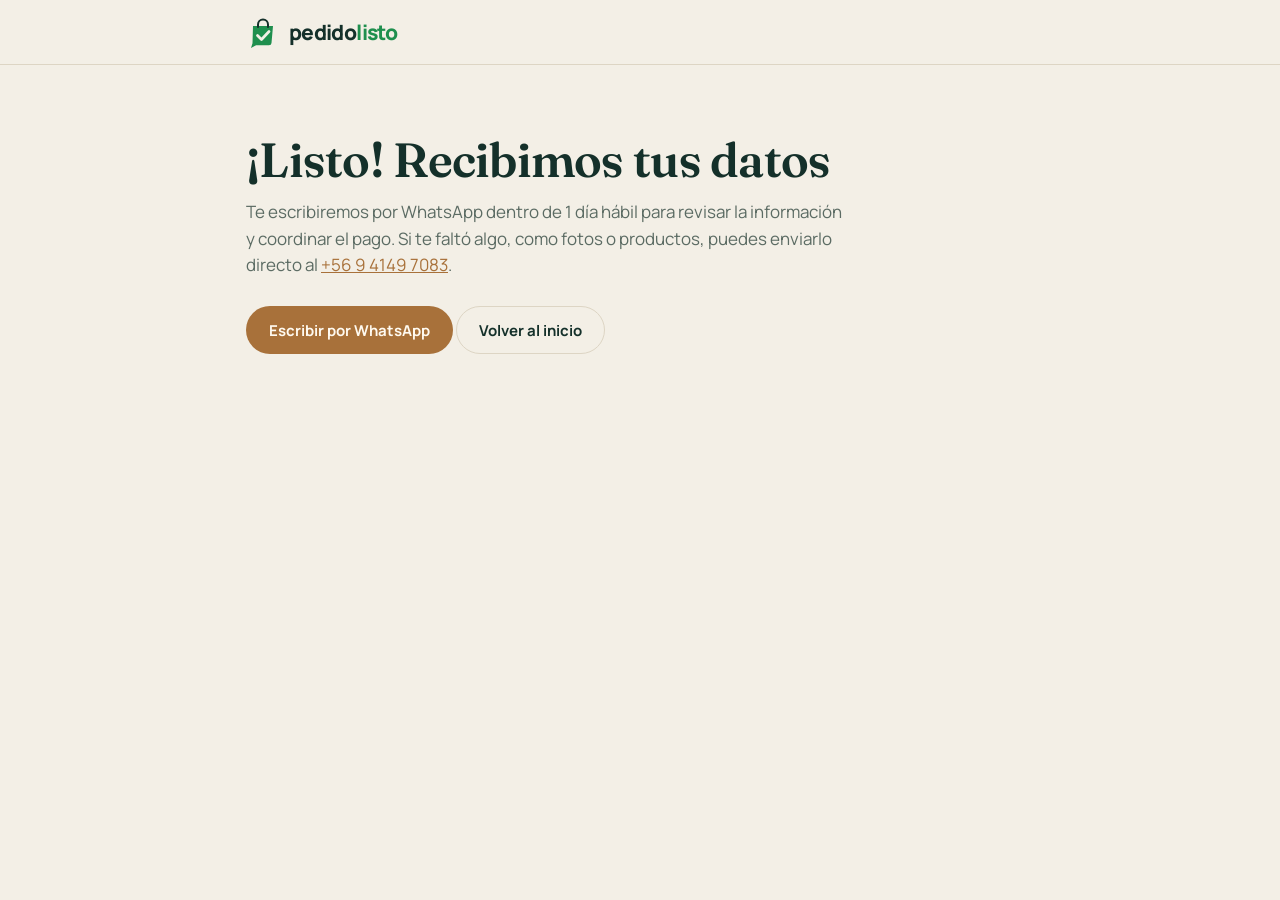
<file: sitio/alta-gracias.html>
<!doctype html>
<html lang="es-CL">
<head>
<meta charset="utf-8">
<meta name="viewport" content="width=device-width, initial-scale=1, viewport-fit=cover">
<title>Datos recibidos · PedidoListo</title>
<meta name="description" content="Formulario de alta de PedidoListo: envíanos los datos de tu negocio, tu logo, horarios, despacho y productos, y armamos tu catálogo con pedidos por WhatsApp.">
<meta name="robots" content="noindex">
<meta name="theme-color" content="#0c2620">
<link rel="icon" href="/favicon.svg" type="image/svg+xml">
<link rel="preconnect" href="https://fonts.googleapis.com">
<link rel="preconnect" href="https://fonts.gstatic.com" crossorigin>
<link rel="stylesheet" href="https://fonts.googleapis.com/css2?family=Fraunces:opsz,wght@9..144,500;9..144,600&family=Manrope:wght@400;500;600;700;800&display=swap">
<script>try { var m = localStorage.getItem('modo:landing'); if (m) document.documentElement.dataset.modo = m; } catch (e) {}</script>
<style>
:root {
  --bg: #0c2620; --surface: #12332b; --surface-2: #0f2c25; --ink: #f1eadb; --muted: #a9b8ae; --line: #24493f;
  --oro: #d2a46a; --oro-ink: #10241e; --verde: #3ccf7a; --error: #ff8a7a; --oro-suave: rgba(210, 164, 106, .14); color-scheme: dark;
}
:root[data-modo="claro"] {
  --bg: #f3efe6; --surface: #fffcf5; --surface-2: #f5efe2; --ink: #14302a; --muted: #5b6b63; --line: #ddd5c4;
  --oro: #a8713a; --oro-ink: #fffaf0; --verde: #1f8f4e; --error: #b3261e; --oro-suave: rgba(168, 113, 58, .12); color-scheme: light;
}
@media (prefers-color-scheme: light) {
  :root:not([data-modo="oscuro"]) {
    --bg: #f3efe6; --surface: #fffcf5; --surface-2: #f5efe2; --ink: #14302a; --muted: #5b6b63; --line: #ddd5c4;
    --oro: #a8713a; --oro-ink: #fffaf0; --verde: #1f8f4e; --error: #b3261e; --oro-suave: rgba(168, 113, 58, .12); color-scheme: light;
  }
}
* { box-sizing: border-box; }
body { margin: 0; background: var(--bg); color: var(--ink); font-family: Manrope, system-ui, sans-serif; font-size: 16px; line-height: 1.55; -webkit-font-smoothing: antialiased; }
a { color: var(--oro); }
:focus-visible { outline: 2px solid var(--oro); outline-offset: 2px; }
.wrap { max-width: 820px; margin: 0 auto; padding: 0 max(16px, env(safe-area-inset-left)); }
h1, h2 { font-family: Fraunces, Georgia, serif; font-weight: 600; letter-spacing: -.015em; margin: 0; text-wrap: balance; }
nav { border-bottom: 1px solid var(--line); }
nav .wrap { display: flex; align-items: center; min-height: 64px; gap: 12px; }
.logo { display: flex; align-items: center; gap: 9px; text-decoration: none; color: var(--ink); margin-right: auto; }
.logo svg { width: 34px; height: 34px; }
.logo b { font-size: 21px; font-weight: 800; letter-spacing: -.03em; }
header { padding: 44px 0 8px; }
header h1 { font-size: clamp(32px, 5.4vw, 48px); line-height: 1.05; }
header p { color: var(--muted); font-size: 17px; margin: 14px 0 0; max-width: 60ch; }
.pasos-alta { display: flex; flex-wrap: wrap; gap: 8px 18px; margin: 18px 0 0; padding: 0; list-style: none; font-size: 14px; font-weight: 600; color: var(--muted); }
.pasos-alta li::before { content: "✓ "; color: var(--verde); }
form { padding: 18px 0 70px; }
fieldset { border: 1px solid var(--line); background: var(--surface); border-radius: 20px; padding: 22px 20px 24px; margin: 18px 0 0; min-width: 0; }
legend { font-family: Fraunces, Georgia, serif; font-size: 22px; font-weight: 600; padding: 0 8px; margin-left: -8px; }
.ayuda { color: var(--muted); font-size: 14px; margin: 2px 0 14px; }
.grid { display: grid; grid-template-columns: 1fr 1fr; gap: 14px 16px; }
.grid .full { grid-column: 1 / -1; }
@media (max-width: 620px) { .grid { grid-template-columns: 1fr; } }
label { display: grid; gap: 6px; font-size: 14px; font-weight: 700; }
label small { font-weight: 500; color: var(--muted); }
input[type=text], input[type=email], input[type=tel], input[type=url], input[type=number], input:not([type]), textarea, select {
  width: 100%; font: inherit; font-size: 16px; font-weight: 500; color: var(--ink); background: var(--surface-2); border: 1px solid var(--line); border-radius: 12px; padding: 11px 13px; min-height: 46px;
}
textarea { min-height: 84px; resize: vertical; }
input:focus, textarea:focus, select:focus { border-color: var(--oro); outline: none; }
input[type=file] { font: inherit; font-size: 14px; color: var(--muted); }
input[type=color] { width: 56px; height: 46px; padding: 3px; border: 1px solid var(--line); border-radius: 12px; background: var(--surface-2); cursor: pointer; }
.color { display: flex; align-items: center; gap: 12px; }
.color span { font-weight: 500; color: var(--muted); font-variant-numeric: tabular-nums; }
.planes { display: grid; grid-template-columns: repeat(3, 1fr); gap: 12px; }
@media (max-width: 680px) { .planes { grid-template-columns: 1fr; } }
.plan { position: relative; display: block; border: 1px solid var(--line); background: var(--surface-2); border-radius: 16px; padding: 16px; cursor: pointer; font-weight: 500; }
.plan input { position: absolute; opacity: 0; }
.plan b { display: block; font-size: 16px; }
.plan .p { font-family: Fraunces, serif; font-size: 26px; font-weight: 600; margin: 4px 0 2px; font-variant-numeric: tabular-nums; }
.plan .p small { font-family: Manrope, sans-serif; font-size: 13px; color: var(--muted); }
.plan .d { font-size: 13px; color: var(--muted); }
.plan:has(input:checked) { border-color: var(--oro); box-shadow: 0 0 0 1px var(--oro); background: var(--oro-suave); }
.plan:has(input:focus-visible) { outline: 2px solid var(--oro); outline-offset: 2px; }
.check { display: flex; align-items: flex-start; gap: 10px; font-weight: 600; cursor: pointer; }
.check input { width: 20px; height: 20px; margin: 2px 0 0; accent-color: var(--oro); flex: none; }
.slug { display: flex; align-items: center; border: 1px solid var(--line); border-radius: 12px; background: var(--surface-2); overflow: hidden; }
.slug span { padding: 0 0 0 13px; color: var(--muted); font-weight: 600; white-space: nowrap; font-size: 15px; }
.slug input { border: 0; background: transparent; padding-left: 2px; min-width: 0; }
.filas { display: grid; gap: 10px; }
.fila { display: grid; gap: 10px; align-items: end; border: 1px solid var(--line); border-radius: 14px; padding: 12px; background: var(--surface-2); }
.fila input, .fila select, .fila textarea { background: var(--surface); }
.fila-comuna { grid-template-columns: 1fr 150px 44px; }
.fila-producto { grid-template-columns: 1fr 1fr 130px 44px; }
.fila-producto .ancho { grid-column: 1 / 4; }
@media (max-width: 620px) {
  .fila-comuna { grid-template-columns: 1fr 110px 44px; }
  .fila-producto { grid-template-columns: 1fr 44px; }
  .fila-producto > label { grid-column: 1 / 2; }
  .fila-producto .ancho { grid-column: 1 / 2; }
  .fila-producto .quitar { grid-column: 2; grid-row: 1; }
}
.fila label { font-size: 12.5px; }
.quitar { width: 44px; height: 44px; border-radius: 12px; border: 1px solid var(--line); background: transparent; color: var(--muted); font-size: 20px; cursor: pointer; }
.quitar:hover { color: var(--error); border-color: var(--error); }
.btn { display: inline-flex; align-items: center; justify-content: center; gap: 8px; min-height: 48px; padding: 0 22px; border-radius: 999px; font: inherit; font-weight: 700; font-size: 15px; border: 1px solid transparent; cursor: pointer; text-decoration: none; }
.btn-oro { background: var(--oro); color: var(--oro-ink); }
.btn-borde { border-color: var(--line); background: transparent; color: var(--ink); }
.btn-borde:hover { border-color: var(--oro); }
.agregar { margin-top: 12px; }
.o { display: flex; align-items: center; gap: 12px; color: var(--muted); font-size: 13px; font-weight: 700; text-transform: uppercase; letter-spacing: .1em; margin: 20px 0; }
.o::before, .o::after { content: ""; flex: 1; border-top: 1px solid var(--line); }
.oculto { display: none !important; }
.final { margin-top: 22px; display: grid; gap: 14px; }
.final .btn { justify-self: start; min-width: 240px; }
.error { color: var(--error); font-weight: 600; font-size: 14px; margin: 0; }
.nota { font-size: 13px; color: var(--muted); }
</style>
</head>
<body>
<nav><div class="wrap">
  <a class="logo" href="/" aria-label="PedidoListo, inicio">
    <svg viewBox="0 0 68 68" aria-hidden="true"><path d="M14 22h40l-3 34a5 5 0 0 1-5 4.6H20L10 66l3-9.6z" fill="var(--verde)"/><path d="M24 24v-5a10 10 0 0 1 20 0v5" fill="none" stroke="var(--ink)" stroke-width="4" stroke-linecap="round"/><path d="M23 41l8 8 15-16" fill="none" stroke="var(--bg)" stroke-width="5.5" stroke-linecap="round" stroke-linejoin="round"/></svg>
    <b>pedido<span style="color:var(--verde)">listo</span></b>
  </a>
</div></nav>
<main class="wrap"><header style="padding:70px 0">
  <h1>¡Listo! Recibimos tus datos</h1>
  <p>Te escribiremos por WhatsApp dentro de 1 día hábil para revisar la información y coordinar el pago. Si te faltó algo, como fotos o productos, puedes enviarlo directo al <a href="https://wa.me/56941497083">+56 9 4149 7083</a>.</p>
  <p style="margin-top:28px"><a class="btn btn-oro" href="https://wa.me/56941497083?text=Hola%2C%20acabo%20de%20enviar%20el%20formulario%20de%20alta%20de%20PedidoListo">Escribir por WhatsApp</a> <a class="btn btn-borde" href="/">Volver al inicio</a></p>
</header></main>
</body>
</html>
</file>
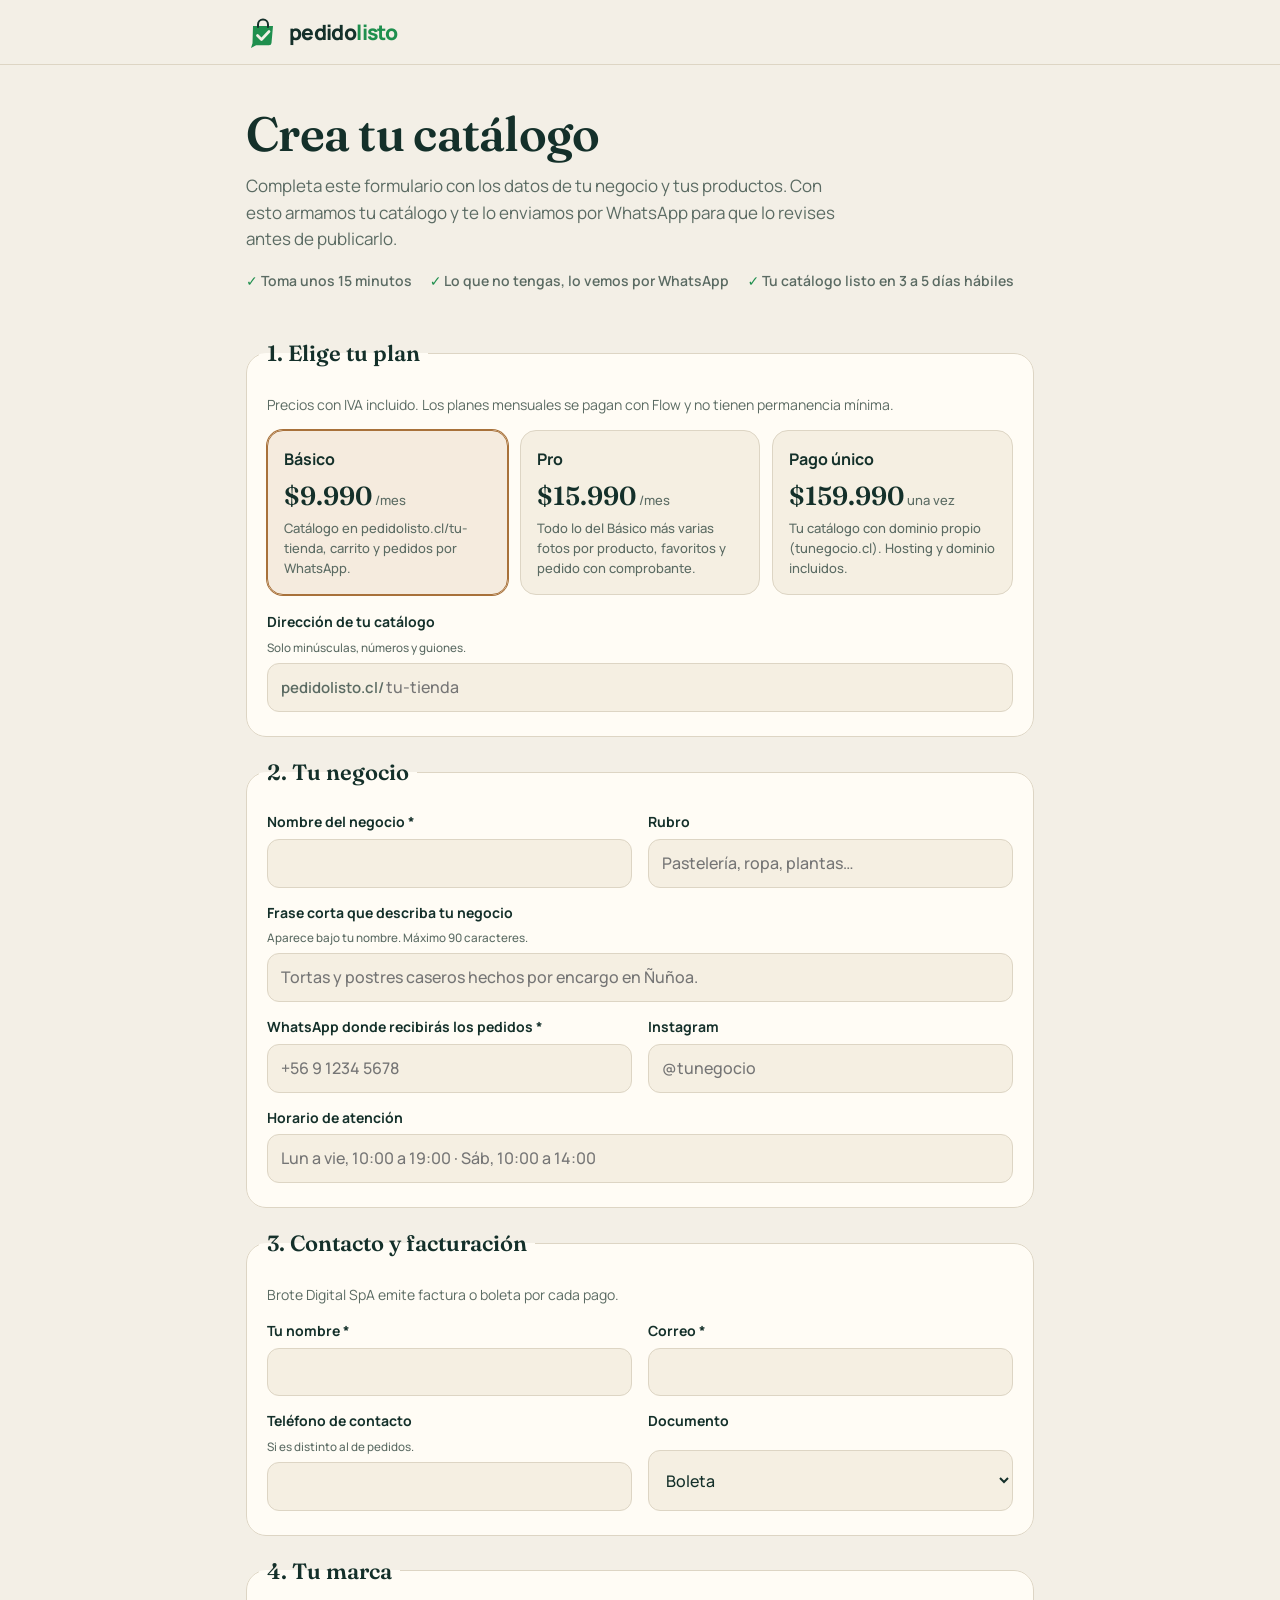
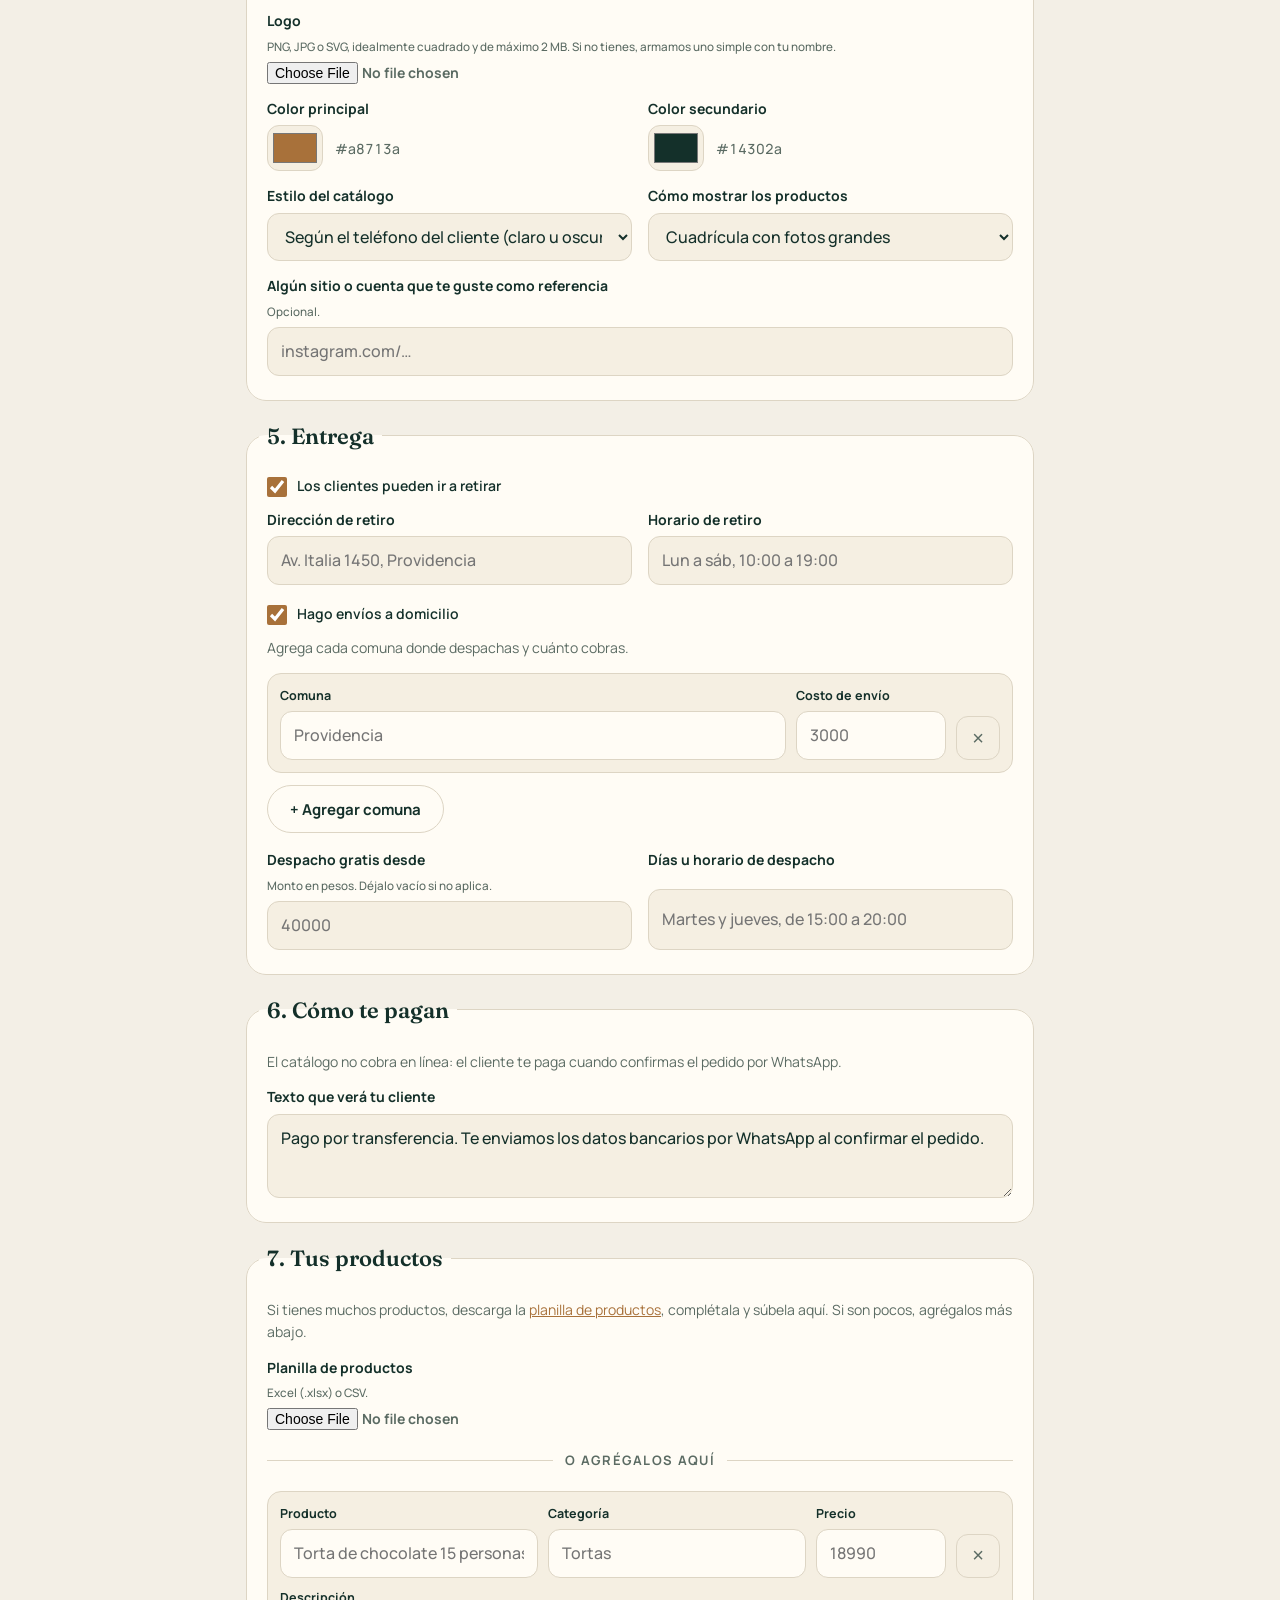
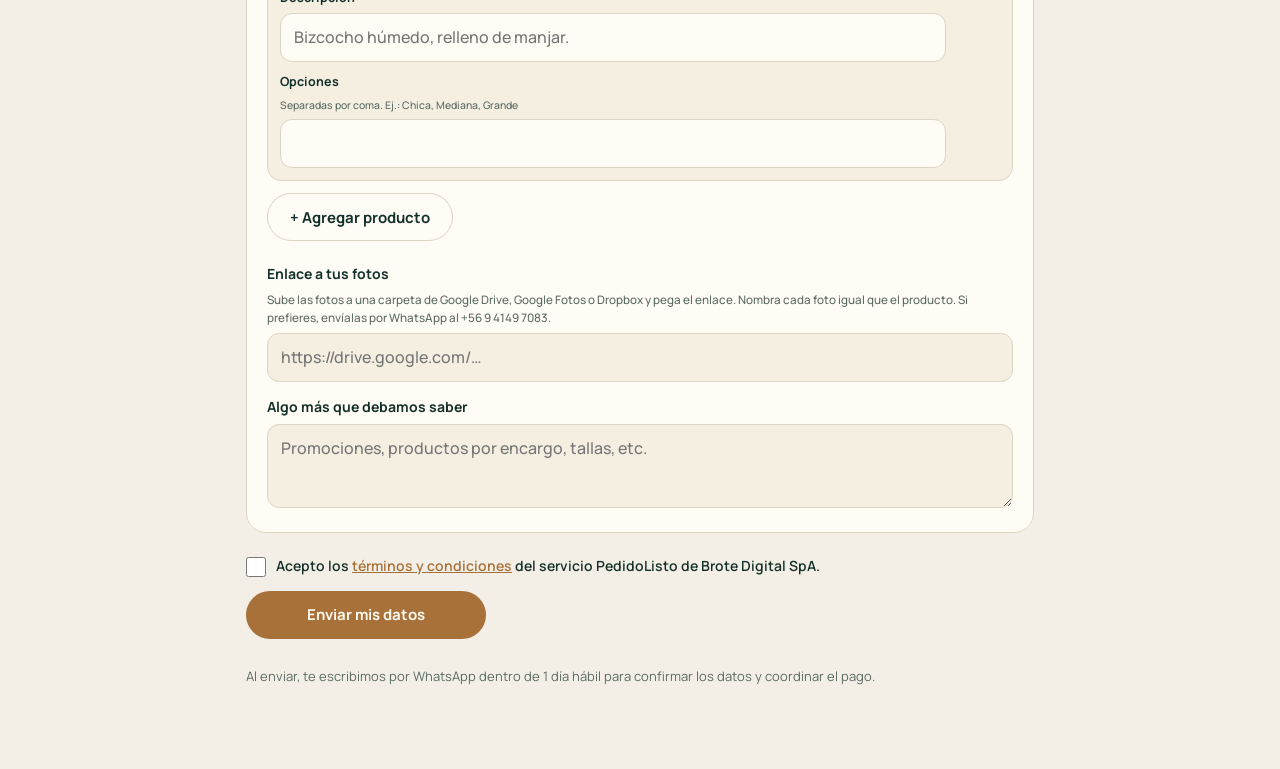
<file: sitio/alta.html>
<!doctype html>
<html lang="es-CL">
<head>
<meta charset="utf-8">
<meta name="viewport" content="width=device-width, initial-scale=1, viewport-fit=cover">
<title>Crea tu catálogo · PedidoListo</title>
<meta name="description" content="Formulario de alta de PedidoListo: envíanos los datos de tu negocio, tu logo, horarios, despacho y productos, y armamos tu catálogo con pedidos por WhatsApp.">
<meta name="robots" content="noindex">
<meta name="theme-color" content="#0c2620">
<link rel="icon" href="/favicon.svg" type="image/svg+xml">
<link rel="preconnect" href="https://fonts.googleapis.com">
<link rel="preconnect" href="https://fonts.gstatic.com" crossorigin>
<link rel="stylesheet" href="https://fonts.googleapis.com/css2?family=Fraunces:opsz,wght@9..144,500;9..144,600&family=Manrope:wght@400;500;600;700;800&display=swap">
<script>try { var m = localStorage.getItem('modo:landing'); if (m) document.documentElement.dataset.modo = m; } catch (e) {}</script>
<style>
:root {
  --bg: #0c2620; --surface: #12332b; --surface-2: #0f2c25; --ink: #f1eadb; --muted: #a9b8ae; --line: #24493f;
  --oro: #d2a46a; --oro-ink: #10241e; --verde: #3ccf7a; --error: #ff8a7a; --oro-suave: rgba(210, 164, 106, .14); color-scheme: dark;
}
:root[data-modo="claro"] {
  --bg: #f3efe6; --surface: #fffcf5; --surface-2: #f5efe2; --ink: #14302a; --muted: #5b6b63; --line: #ddd5c4;
  --oro: #a8713a; --oro-ink: #fffaf0; --verde: #1f8f4e; --error: #b3261e; --oro-suave: rgba(168, 113, 58, .12); color-scheme: light;
}
@media (prefers-color-scheme: light) {
  :root:not([data-modo="oscuro"]) {
    --bg: #f3efe6; --surface: #fffcf5; --surface-2: #f5efe2; --ink: #14302a; --muted: #5b6b63; --line: #ddd5c4;
    --oro: #a8713a; --oro-ink: #fffaf0; --verde: #1f8f4e; --error: #b3261e; --oro-suave: rgba(168, 113, 58, .12); color-scheme: light;
  }
}
* { box-sizing: border-box; }
body { margin: 0; background: var(--bg); color: var(--ink); font-family: Manrope, system-ui, sans-serif; font-size: 16px; line-height: 1.55; -webkit-font-smoothing: antialiased; }
a { color: var(--oro); }
:focus-visible { outline: 2px solid var(--oro); outline-offset: 2px; }
.wrap { max-width: 820px; margin: 0 auto; padding: 0 max(16px, env(safe-area-inset-left)); }
h1, h2 { font-family: Fraunces, Georgia, serif; font-weight: 600; letter-spacing: -.015em; margin: 0; text-wrap: balance; }
nav { border-bottom: 1px solid var(--line); }
nav .wrap { display: flex; align-items: center; min-height: 64px; gap: 12px; }
.logo { display: flex; align-items: center; gap: 9px; text-decoration: none; color: var(--ink); margin-right: auto; }
.logo svg { width: 34px; height: 34px; }
.logo b { font-size: 21px; font-weight: 800; letter-spacing: -.03em; }
header { padding: 44px 0 8px; }
header h1 { font-size: clamp(32px, 5.4vw, 48px); line-height: 1.05; }
header p { color: var(--muted); font-size: 17px; margin: 14px 0 0; max-width: 60ch; }
.pasos-alta { display: flex; flex-wrap: wrap; gap: 8px 18px; margin: 18px 0 0; padding: 0; list-style: none; font-size: 14px; font-weight: 600; color: var(--muted); }
.pasos-alta li::before { content: "✓ "; color: var(--verde); }
form { padding: 18px 0 70px; }
fieldset { border: 1px solid var(--line); background: var(--surface); border-radius: 20px; padding: 22px 20px 24px; margin: 18px 0 0; min-width: 0; }
legend { font-family: Fraunces, Georgia, serif; font-size: 22px; font-weight: 600; padding: 0 8px; margin-left: -8px; }
.ayuda { color: var(--muted); font-size: 14px; margin: 2px 0 14px; }
.grid { display: grid; grid-template-columns: 1fr 1fr; gap: 14px 16px; }
.grid .full { grid-column: 1 / -1; }
@media (max-width: 620px) { .grid { grid-template-columns: 1fr; } }
label { display: grid; gap: 6px; font-size: 14px; font-weight: 700; }
label small { font-weight: 500; color: var(--muted); }
input[type=text], input[type=email], input[type=tel], input[type=url], input[type=number], input:not([type]), textarea, select {
  width: 100%; font: inherit; font-size: 16px; font-weight: 500; color: var(--ink); background: var(--surface-2); border: 1px solid var(--line); border-radius: 12px; padding: 11px 13px; min-height: 46px;
}
textarea { min-height: 84px; resize: vertical; }
input:focus, textarea:focus, select:focus { border-color: var(--oro); outline: none; }
input[type=file] { font: inherit; font-size: 14px; color: var(--muted); }
input[type=color] { width: 56px; height: 46px; padding: 3px; border: 1px solid var(--line); border-radius: 12px; background: var(--surface-2); cursor: pointer; }
.color { display: flex; align-items: center; gap: 12px; }
.color span { font-weight: 500; color: var(--muted); font-variant-numeric: tabular-nums; }
.planes { display: grid; grid-template-columns: repeat(3, 1fr); gap: 12px; }
@media (max-width: 680px) { .planes { grid-template-columns: 1fr; } }
.plan { position: relative; display: block; border: 1px solid var(--line); background: var(--surface-2); border-radius: 16px; padding: 16px; cursor: pointer; font-weight: 500; }
.plan input { position: absolute; opacity: 0; }
.plan b { display: block; font-size: 16px; }
.plan .p { font-family: Fraunces, serif; font-size: 26px; font-weight: 600; margin: 4px 0 2px; font-variant-numeric: tabular-nums; }
.plan .p small { font-family: Manrope, sans-serif; font-size: 13px; color: var(--muted); }
.plan .d { font-size: 13px; color: var(--muted); }
.plan:has(input:checked) { border-color: var(--oro); box-shadow: 0 0 0 1px var(--oro); background: var(--oro-suave); }
.plan:has(input:focus-visible) { outline: 2px solid var(--oro); outline-offset: 2px; }
.check { display: flex; align-items: flex-start; gap: 10px; font-weight: 600; cursor: pointer; }
.check input { width: 20px; height: 20px; margin: 2px 0 0; accent-color: var(--oro); flex: none; }
.slug { display: flex; align-items: center; border: 1px solid var(--line); border-radius: 12px; background: var(--surface-2); overflow: hidden; }
.slug span { padding: 0 0 0 13px; color: var(--muted); font-weight: 600; white-space: nowrap; font-size: 15px; }
.slug input { border: 0; background: transparent; padding-left: 2px; min-width: 0; }
.filas { display: grid; gap: 10px; }
.fila { display: grid; gap: 10px; align-items: end; border: 1px solid var(--line); border-radius: 14px; padding: 12px; background: var(--surface-2); }
.fila input, .fila select, .fila textarea { background: var(--surface); }
.fila-comuna { grid-template-columns: 1fr 150px 44px; }
.fila-producto { grid-template-columns: 1fr 1fr 130px 44px; }
.fila-producto .ancho { grid-column: 1 / 4; }
@media (max-width: 620px) {
  .fila-comuna { grid-template-columns: 1fr 110px 44px; }
  .fila-producto { grid-template-columns: 1fr 44px; }
  .fila-producto > label { grid-column: 1 / 2; }
  .fila-producto .ancho { grid-column: 1 / 2; }
  .fila-producto .quitar { grid-column: 2; grid-row: 1; }
}
.fila label { font-size: 12.5px; }
.quitar { width: 44px; height: 44px; border-radius: 12px; border: 1px solid var(--line); background: transparent; color: var(--muted); font-size: 20px; cursor: pointer; }
.quitar:hover { color: var(--error); border-color: var(--error); }
.btn { display: inline-flex; align-items: center; justify-content: center; gap: 8px; min-height: 48px; padding: 0 22px; border-radius: 999px; font: inherit; font-weight: 700; font-size: 15px; border: 1px solid transparent; cursor: pointer; text-decoration: none; }
.btn-oro { background: var(--oro); color: var(--oro-ink); }
.btn-borde { border-color: var(--line); background: transparent; color: var(--ink); }
.btn-borde:hover { border-color: var(--oro); }
.agregar { margin-top: 12px; }
.o { display: flex; align-items: center; gap: 12px; color: var(--muted); font-size: 13px; font-weight: 700; text-transform: uppercase; letter-spacing: .1em; margin: 20px 0; }
.o::before, .o::after { content: ""; flex: 1; border-top: 1px solid var(--line); }
.oculto { display: none !important; }
.final { margin-top: 22px; display: grid; gap: 14px; }
.final .btn { justify-self: start; min-width: 240px; }
.error { color: var(--error); font-weight: 600; font-size: 14px; margin: 0; }
.nota { font-size: 13px; color: var(--muted); }
</style>
</head>
<body>
<nav><div class="wrap">
  <a class="logo" href="/" aria-label="PedidoListo, inicio">
    <svg viewBox="0 0 68 68" aria-hidden="true"><path d="M14 22h40l-3 34a5 5 0 0 1-5 4.6H20L10 66l3-9.6z" fill="var(--verde)"/><path d="M24 24v-5a10 10 0 0 1 20 0v5" fill="none" stroke="var(--ink)" stroke-width="4" stroke-linecap="round"/><path d="M23 41l8 8 15-16" fill="none" stroke="var(--bg)" stroke-width="5.5" stroke-linecap="round" stroke-linejoin="round"/></svg>
    <b>pedido<span style="color:var(--verde)">listo</span></b>
  </a>
</div></nav>

<main class="wrap">
  <header>
    <h1>Crea tu catálogo</h1>
    <p>Completa este formulario con los datos de tu negocio y tus productos. Con esto armamos tu catálogo y te lo enviamos por WhatsApp para que lo revises antes de publicarlo.</p>
    <ul class="pasos-alta"><li>Toma unos 15 minutos</li><li>Lo que no tengas, lo vemos por WhatsApp</li><li>Tu catálogo listo en 3 a 5 días hábiles</li></ul>
  </header>

  <form name="alta" id="alta" method="POST" action="/alta-gracias.html" data-netlify="true" netlify-honeypot="bot" enctype="multipart/form-data" novalidate>
    <input type="hidden" name="form-name" value="alta">
    <p class="oculto"><label>No completar <input name="bot"></label></p>
    <input type="hidden" name="productos_resumen" id="productos_resumen">
    <input type="hidden" name="comunas_resumen" id="comunas_resumen">
    <input type="hidden" name="tienda_json" id="tienda_json">

    <fieldset>
      <legend>1. Elige tu plan</legend>
      <p class="ayuda">Precios con IVA incluido. Los planes mensuales se pagan con Flow y no tienen permanencia mínima.</p>
      <div class="planes">
        <label class="plan"><input type="radio" name="plan" value="SaaS Básico" checked><b>Básico</b><div class="p num">$9.990<small> /mes</small></div><div class="d">Catálogo en pedidolisto.cl/tu-tienda, carrito y pedidos por WhatsApp.</div></label>
        <label class="plan"><input type="radio" name="plan" value="SaaS Pro"><b>Pro</b><div class="p num">$15.990<small> /mes</small></div><div class="d">Todo lo del Básico más varias fotos por producto, favoritos y pedido con comprobante.</div></label>
        <label class="plan"><input type="radio" name="plan" value="Pago único"><b>Pago único</b><div class="p num">$159.990<small> una vez</small></div><div class="d">Tu catálogo con dominio propio (tunegocio.cl). Hosting y dominio incluidos.</div></label>
      </div>
      <div class="grid" style="margin-top:16px">
        <label class="full oculto" id="campo-dominio">Dominio que te gustaría <small>Ej.: tunegocio.cl. Revisamos que esté disponible antes de comprarlo.</small><input name="dominio_deseado" placeholder="tunegocio.cl"></label>
        <label class="full" id="campo-slug">Dirección de tu catálogo <small>Solo minúsculas, números y guiones.</small>
          <div class="slug"><span>pedidolisto.cl/</span><input name="direccion_catalogo" id="slug" placeholder="tu-tienda" pattern="[a-z0-9-]+" autocapitalize="off" spellcheck="false"></div>
        </label>
      </div>
    </fieldset>

    <fieldset>
      <legend>2. Tu negocio</legend>
      <div class="grid">
        <label>Nombre del negocio *<input name="negocio_nombre" id="negocio_nombre" required autocomplete="organization"></label>
        <label>Rubro<input name="rubro" placeholder="Pastelería, ropa, plantas…"></label>
        <label class="full">Frase corta que describa tu negocio <small>Aparece bajo tu nombre. Máximo 90 caracteres.</small><input name="bajada" id="bajada" maxlength="90" placeholder="Tortas y postres caseros hechos por encargo en Ñuñoa."></label>
        <label>WhatsApp donde recibirás los pedidos *<input type="tel" name="whatsapp_pedidos" id="whatsapp" required placeholder="+56 9 1234 5678" autocomplete="tel"></label>
        <label>Instagram<input name="instagram" id="instagram" placeholder="@tunegocio"></label>
        <label class="full">Horario de atención<input name="horario" id="horario" placeholder="Lun a vie, 10:00 a 19:00 · Sáb, 10:00 a 14:00"></label>
      </div>
    </fieldset>

    <fieldset>
      <legend>3. Contacto y facturación</legend>
      <p class="ayuda">Brote Digital SpA emite factura o boleta por cada pago.</p>
      <div class="grid">
        <label>Tu nombre *<input name="contacto_nombre" required autocomplete="name"></label>
        <label>Correo *<input type="email" name="contacto_correo" required autocomplete="email"></label>
        <label>Teléfono de contacto <small>Si es distinto al de pedidos.</small><input type="tel" name="contacto_telefono" autocomplete="tel"></label>
        <label>Documento<select name="documento" id="documento"><option>Boleta</option><option>Factura</option></select></label>
        <div class="full grid oculto" id="datos-factura" style="gap:14px 16px">
          <label>Razón social<input name="razon_social"></label>
          <label>RUT<input name="rut" placeholder="76.123.456-7"></label>
          <label>Giro<input name="giro"></label>
          <label>Dirección comercial<input name="direccion_comercial"></label>
        </div>
      </div>
    </fieldset>

    <fieldset>
      <legend>4. Tu marca</legend>
      <div class="grid">
        <label class="full">Logo <small>PNG, JPG o SVG, idealmente cuadrado y de máximo 2 MB. Si no tienes, armamos uno simple con tu nombre.</small><input type="file" name="logo" accept="image/png,image/jpeg,image/svg+xml,image/webp"></label>
        <label>Color principal<div class="color"><input type="color" name="color_principal" id="color_principal" value="#a8713a"><span id="color_principal_txt">#a8713a</span></div></label>
        <label>Color secundario<div class="color"><input type="color" name="color_secundario" id="color_secundario" value="#14302a"><span id="color_secundario_txt">#14302a</span></div></label>
        <label>Estilo del catálogo<select name="estilo" id="estilo"><option value="auto">Según el teléfono del cliente (claro u oscuro)</option><option value="claro">Siempre claro</option><option value="oscuro">Siempre oscuro</option></select></label>
        <label>Cómo mostrar los productos<select name="tarjetas" id="tarjetas"><option value="tarjeta">Cuadrícula con fotos grandes</option><option value="lista">Lista con descripción</option></select></label>
        <label class="full">Algún sitio o cuenta que te guste como referencia <small>Opcional.</small><input name="referencia" placeholder="instagram.com/…"></label>
      </div>
    </fieldset>

    <fieldset>
      <legend>5. Entrega</legend>
      <label class="check"><input type="checkbox" name="retiro_activo" id="retiro_activo" value="Sí" checked> Los clientes pueden ir a retirar</label>
      <div class="grid" id="datos-retiro" style="margin:12px 0 18px">
        <label>Dirección de retiro<input name="retiro_direccion" id="retiro_direccion" placeholder="Av. Italia 1450, Providencia"></label>
        <label>Horario de retiro<input name="retiro_horario" id="retiro_horario" placeholder="Lun a sáb, 10:00 a 19:00"></label>
      </div>
      <label class="check"><input type="checkbox" name="despacho_activo" id="despacho_activo" value="Sí" checked> Hago envíos a domicilio</label>
      <div id="datos-despacho" style="margin-top:12px">
        <p class="ayuda">Agrega cada comuna donde despachas y cuánto cobras.</p>
        <div class="filas" id="comunas"></div>
        <button type="button" class="btn btn-borde agregar" id="agregar-comuna">+ Agregar comuna</button>
        <div class="grid" style="margin-top:16px">
          <label>Despacho gratis desde <small>Monto en pesos. Déjalo vacío si no aplica.</small><input type="number" name="despacho_gratis_desde" id="gratis_desde" min="0" step="10" inputmode="numeric" placeholder="40000"></label>
          <label>Días u horario de despacho<input name="despacho_nota" id="despacho_nota" placeholder="Martes y jueves, de 15:00 a 20:00"></label>
        </div>
      </div>
    </fieldset>

    <fieldset>
      <legend>6. Cómo te pagan</legend>
      <p class="ayuda">El catálogo no cobra en línea: el cliente te paga cuando confirmas el pedido por WhatsApp.</p>
      <label>Texto que verá tu cliente<textarea name="pago_texto" id="pago_texto">Pago por transferencia. Te enviamos los datos bancarios por WhatsApp al confirmar el pedido.</textarea></label>
    </fieldset>

    <fieldset>
      <legend>7. Tus productos</legend>
      <p class="ayuda">Si tienes muchos productos, descarga la <a href="/planilla-productos.xlsx" download>planilla de productos</a>, complétala y súbela aquí. Si son pocos, agrégalos más abajo.</p>
      <label>Planilla de productos <small>Excel (.xlsx) o CSV.</small><input type="file" name="planilla_productos" accept=".xlsx,.xls,.csv,application/vnd.openxmlformats-officedocument.spreadsheetml.sheet,text/csv"></label>
      <div class="o">o agrégalos aquí</div>
      <div class="filas" id="productos"></div>
      <button type="button" class="btn btn-borde agregar" id="agregar-producto">+ Agregar producto</button>

      <div class="grid" style="margin-top:22px">
        <label class="full">Enlace a tus fotos <small>Sube las fotos a una carpeta de Google Drive, Google Fotos o Dropbox y pega el enlace. Nombra cada foto igual que el producto. Si prefieres, envíalas por WhatsApp al +56 9 4149 7083.</small><input type="url" name="fotos_enlace" placeholder="https://drive.google.com/…"></label>
        <label class="full">Algo más que debamos saber<textarea name="comentarios" placeholder="Promociones, productos por encargo, tallas, etc."></textarea></label>
      </div>
    </fieldset>

    <div class="final">
      <label class="check"><input type="checkbox" name="acepta_terminos" id="acepta_terminos" value="Sí" required> <span>Acepto los <a href="/terminos.html" target="_blank" rel="noopener">términos y condiciones</a> del servicio PedidoListo de Brote Digital SpA.</span></label>
      <p class="error" id="error" role="alert" hidden></p>
      <button class="btn btn-oro" type="submit">Enviar mis datos</button>
      <p class="nota">Al enviar, te escribimos por WhatsApp dentro de 1 día hábil para confirmar los datos y coordinar el pago.</p>
    </div>
  </form>
</main>

<script>
(function () {
  var $ = function (id) { return document.getElementById(id); };
  var form = $('alta');

  function slugify(s) {
    return (s || '').toLowerCase().normalize('NFD').replace(/[̀-ͯ]/g, '').replace(/ñ/g, 'n')
      .replace(/[^a-z0-9]+/g, '-').replace(/^-+|-+$/g, '').slice(0, 40);
  }
  function numero(v) { var n = parseInt(String(v || '').replace(/[^\d]/g, ''), 10); return isNaN(n) ? null : n; }
  function wa(v) {
    var d = String(v || '').replace(/\D/g, '');
    if (d.length === 9 && d[0] === '9') d = '56' + d;
    if (d.length === 8) d = '569' + d;
    return d;
  }

  /* plan y dirección */
  var slugTocado = false;
  function verPlan() {
    var unico = form.plan.value === 'Pago único';
    $('campo-dominio').classList.toggle('oculto', !unico);
    $('campo-slug').classList.toggle('oculto', unico);
  }
  Array.prototype.forEach.call(form.plan, function (r) { r.addEventListener('change', verPlan); });
  $('slug').addEventListener('input', function () { slugTocado = true; this.value = slugify(this.value); });
  $('negocio_nombre').addEventListener('input', function () { if (!slugTocado) $('slug').value = slugify(this.value); });

  $('documento').addEventListener('change', function () { $('datos-factura').classList.toggle('oculto', this.value !== 'Factura'); });
  ['color_principal', 'color_secundario'].forEach(function (id) {
    $(id).addEventListener('input', function () { $(id + '_txt').textContent = this.value; });
  });
  function toggle(chk, bloque) { var f = function () { $(bloque).classList.toggle('oculto', !$(chk).checked); }; $(chk).addEventListener('change', f); f(); }
  toggle('retiro_activo', 'datos-retiro');
  toggle('despacho_activo', 'datos-despacho');

  /* filas dinámicas (sin name: se resumen en campos ocultos para que Netlify las guarde) */
  function fila(cont, clase, html) {
    var d = document.createElement('div'); d.className = 'fila ' + clase; d.innerHTML = html;
    d.querySelector('.quitar').addEventListener('click', function () { d.remove(); });
    $(cont).appendChild(d); return d;
  }
  function agregarComuna(nombre, costo) {
    var d = fila('comunas', 'fila-comuna',
      '<label>Comuna<input data-k="nombre" placeholder="Providencia"></label>' +
      '<label>Costo de envío<input data-k="costo" type="number" min="0" step="10" inputmode="numeric" placeholder="3000"></label>' +
      '<button type="button" class="quitar" aria-label="Quitar comuna">×</button>');
    if (nombre) d.querySelector('[data-k=nombre]').value = nombre;
    if (costo != null) d.querySelector('[data-k=costo]').value = costo;
  }
  function agregarProducto() {
    fila('productos', 'fila-producto',
      '<label>Producto<input data-k="nombre" placeholder="Torta de chocolate 15 personas"></label>' +
      '<label>Categoría<input data-k="categoria" placeholder="Tortas"></label>' +
      '<label>Precio<input data-k="precio" type="number" min="0" step="10" inputmode="numeric" placeholder="18990"></label>' +
      '<button type="button" class="quitar" aria-label="Quitar producto">×</button>' +
      '<label class="ancho">Descripción<input data-k="descripcion" placeholder="Bizcocho húmedo, relleno de manjar."></label>' +
      '<label class="ancho">Opciones <small>Separadas por coma. Ej.: Chica, Mediana, Grande</small><input data-k="opciones"></label>');
  }
  $('agregar-comuna').addEventListener('click', function () { agregarComuna(); });
  $('agregar-producto').addEventListener('click', agregarProducto);
  agregarComuna(); agregarProducto();

  function leerFilas(cont) {
    return Array.prototype.map.call($(cont).children, function (f) {
      var o = {}; f.querySelectorAll('[data-k]').forEach(function (i) { o[i.dataset.k] = i.value.trim(); }); return o;
    }).filter(function (o) { return o.nombre; });
  }

  /* paleta claro/oscuro a partir del color principal */
  function rgb(h) { h = h.replace('#', ''); return [0, 2, 4].map(function (i) { return parseInt(h.substr(i, 2), 16); }); }
  function hex(c) { return '#' + c.map(function (v) { return ('0' + Math.round(v).toString(16)).slice(-2); }).join(''); }
  function mezcla(a, b, t) { var x = rgb(a), y = rgb(b); return hex(x.map(function (v, i) { return v + (y[i] - v) * t; })); }
  function lum(h) { var c = rgb(h).map(function (v) { v /= 255; return v <= .03928 ? v / 12.92 : Math.pow((v + .055) / 1.055, 2.4); }); return .2126 * c[0] + .7152 * c[1] + .0722 * c[2]; }
  function contraste(a, b) { var x = lum(a), y = lum(b); return (Math.max(x, y) + .05) / (Math.min(x, y) + .05); }
  function tinta(fondo) { return lum(fondo) > .35 ? '#14140f' : '#ffffff'; }
  function tema(principal, secundario) {
    var acentoClaro = principal, acentoOscuro = principal;
    for (var i = 0; i < 6 && contraste(acentoClaro, '#fbf8f2') < 3; i++) acentoClaro = mezcla(acentoClaro, '#000000', .18);
    for (var j = 0; j < 6 && contraste(acentoOscuro, '#1a1a1a') < 4; j++) acentoOscuro = mezcla(acentoOscuro, '#ffffff', .2);
    var base = mezcla(secundario, '#101010', .55);
    return {
      fuenteTitulos: 'Fraunces', fuenteTexto: 'Manrope', pesoTitulos: 600, radio: 18, modoInicial: $('estilo').value,
      claro: { bg: mezcla(principal, '#f6f3ee', .93), surface: mezcla(principal, '#ffffff', .97), 'surface-2': mezcla(principal, '#ece6dc', .88),
        ink: mezcla(secundario, '#111111', .35), muted: mezcla(secundario, '#777777', .6), line: mezcla(principal, '#ddd6ca', .85),
        accent: acentoClaro, 'accent-ink': tinta(acentoClaro), wa: '#1f8f4e', 'wa-ink': '#ffffff' },
      oscuro: { bg: base, surface: mezcla(base, '#ffffff', .06), 'surface-2': mezcla(base, '#ffffff', .03),
        ink: '#f2eee6', muted: '#b4b0a8', line: mezcla(base, '#ffffff', .14),
        accent: acentoOscuro, 'accent-ink': tinta(acentoOscuro), wa: '#25a35a', 'wa-ink': '#ffffff' }
    };
  }

  function armarTienda() {
    var nombre = $('negocio_nombre').value.trim();
    var plan = form.plan.value;
    var cats = [], productos = [], usados = {};
    leerFilas('productos').forEach(function (p) {
      var cn = p.categoria || 'Productos', cid = slugify(cn) || 'productos';
      if (!cats.some(function (c) { return c.id === cid; })) cats.push({ id: cid, nombre: cn });
      var id = slugify(p.nombre) || 'producto', n = 2; while (usados[id]) id = slugify(p.nombre) + '-' + n++; usados[id] = 1;
      var o = { id: id, nombre: p.nombre, categoria: cid, precio: numero(p.precio) || 0 };
      if (p.descripcion) o.descripcion = p.descripcion;
      var ops = (p.opciones || '').split(',').map(function (s) { return s.trim(); }).filter(Boolean);
      if (ops.length) { o.opciones = ops; o.tituloOpciones = 'Opción'; }
      productos.push(o);
    });
    var comunas = leerFilas('comunas').map(function (c) { return { nombre: c.nombre, costo: numero(c.costo) || 0 }; });
    var domicilio = { activo: $('despacho_activo').checked, comunas: comunas };
    var g = numero($('gratis_desde').value); if (g) domicilio.gratisDesde = g;
    if ($('despacho_nota').value.trim()) domicilio.nota = $('despacho_nota').value.trim();
    var t = {
      slug: plan === 'Pago único' ? slugify(form.dominio_deseado.value.replace(/\.[a-z]+$/i, '')) || slugify(nombre) : $('slug').value || slugify(nombre),
      plan: plan === 'SaaS Básico' ? 'basico' : 'pro',
      negocio: { nombre: nombre, bajada: $('bajada').value.trim(), whatsapp: wa($('whatsapp').value), instagram: $('instagram').value.trim(), horario: $('horario').value.trim() },
      tema: tema($('color_principal').value, $('color_secundario').value),
      estructura: $('tarjetas').value === 'lista'
        ? { portada: 'simple', tarjetas: 'lista', columnas: { movil: 1, escritorio: 2 }, descripcion: true }
        : { portada: 'simple', tarjetas: 'tarjeta', columnas: { movil: 2, escritorio: 4 }, descripcion: true },
      banner: { titulo: nombre, texto: $('bajada').value.trim() },
      entrega: {
        retiro: { activo: $('retiro_activo').checked, lugar: $('retiro_direccion').value.trim(), direccion: $('retiro_direccion').value.trim(), horario: $('retiro_horario').value.trim() },
        domicilio: domicilio
      },
      pago: $('pago_texto').value.trim(),
      mensaje: { saludo: 'Hola ' + nombre + ', quiero hacer este pedido:' },
      categorias: cats, productos: productos
    };
    $('tienda_json').value = JSON.stringify(t);
    $('productos_resumen').value = productos.map(function (p) {
      return p.nombre + ' | ' + (cats.filter(function (c) { return c.id === p.categoria; })[0] || {}).nombre + ' | $' + p.precio.toLocaleString('es-CL') + (p.descripcion ? ' | ' + p.descripcion : '') + (p.opciones ? ' | Opciones: ' + p.opciones.join(', ') : '');
    }).join('\n');
    $('comunas_resumen').value = comunas.map(function (c) { return c.nombre + ': $' + c.costo.toLocaleString('es-CL'); }).join('\n');
  }

  form.addEventListener('submit', function (e) {
    var err = $('error'), faltan = [];
    form.querySelectorAll('[required]').forEach(function (i) {
      var ok = i.type === 'checkbox' ? i.checked : i.value.trim();
      if (!ok) faltan.push(i.type === 'checkbox' ? 'aceptar los términos' : (i.closest('label').firstChild.textContent || '').replace('*', '').trim());
    });
    if ($('whatsapp').value && wa($('whatsapp').value).length !== 11) faltan.push('un WhatsApp válido (+56 9 y 8 dígitos)');
    var total = 0; form.querySelectorAll('input[type=file]').forEach(function (f) { if (f.files[0]) total += f.files[0].size; });
    if (total > 7.5 * 1024 * 1024) faltan.push('archivos más livianos (máximo 7 MB entre logo y planilla)');
    if (faltan.length) { e.preventDefault(); err.textContent = 'Falta completar: ' + faltan.join(', ') + '.'; err.hidden = false; err.scrollIntoView({ block: 'center', behavior: 'smooth' }); return; }
    err.hidden = true;
    armarTienda();
  });
  verPlan();
})();
</script>
</body>
</html>
</file>
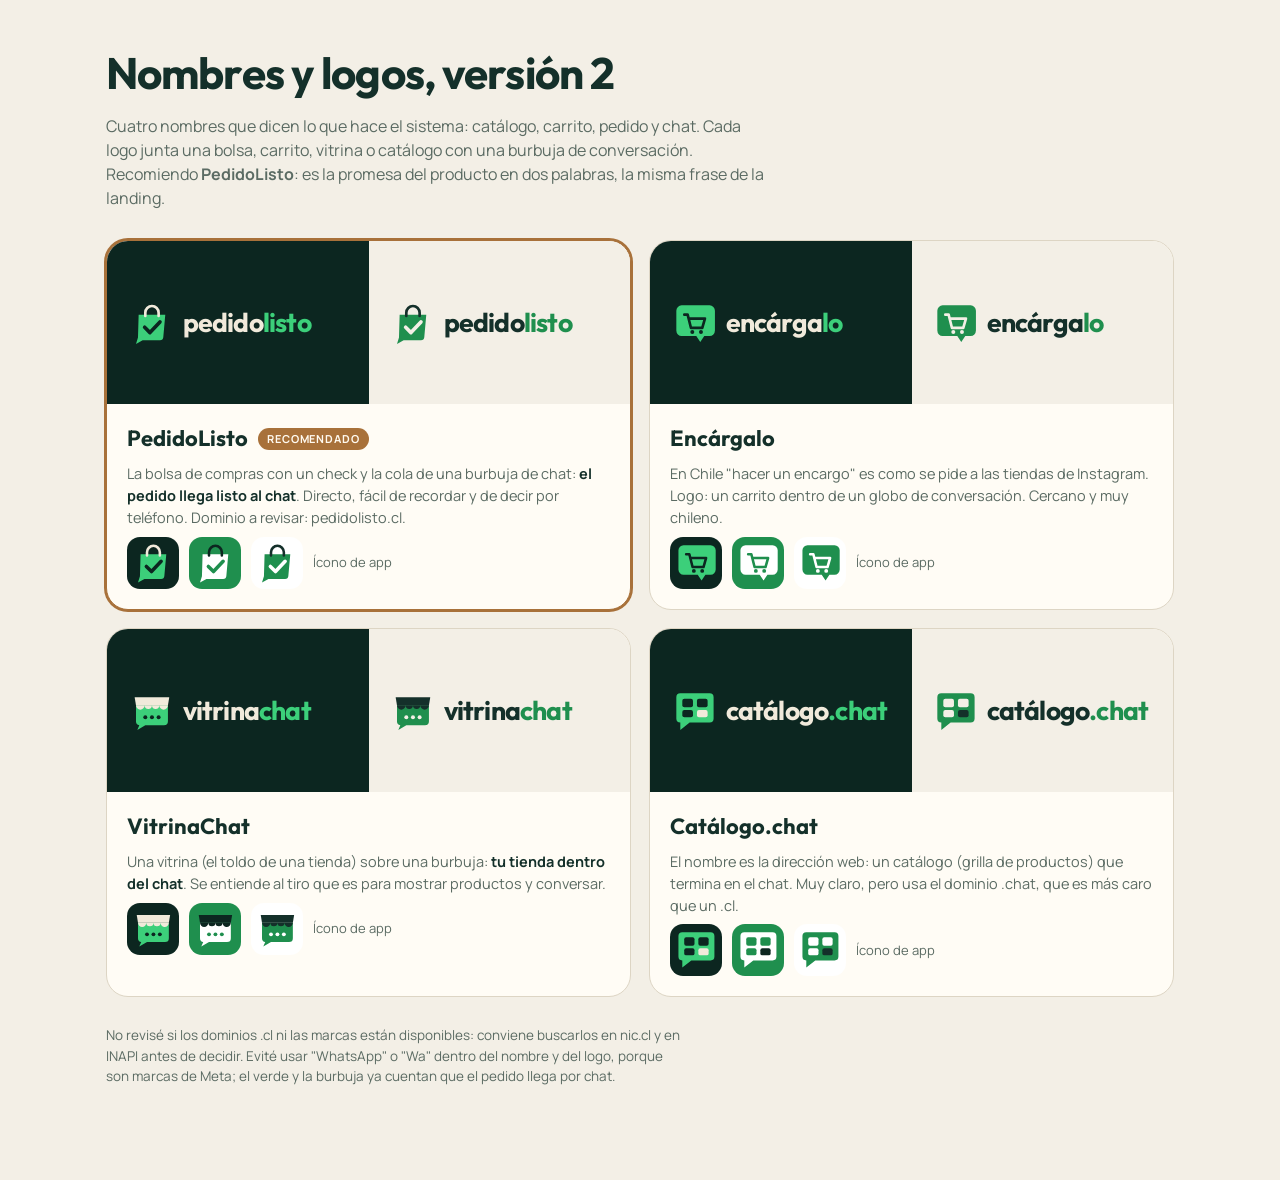
<file: sitio/marcas.html>
<!doctype html>
<html lang="es-CL">
<head>
<meta charset="utf-8">
<meta name="viewport" content="width=device-width, initial-scale=1">
<title>Nombres y logos</title>
<meta name="robots" content="noindex">
<link rel="preconnect" href="https://fonts.googleapis.com">
<link rel="preconnect" href="https://fonts.gstatic.com" crossorigin>
<link rel="stylesheet" href="https://fonts.googleapis.com/css2?family=Outfit:wght@500;600;700;800&family=Manrope:wght@400;500;600;700&display=swap">
<style>
:root { --bg: #f3efe6; --surface: #fffcf5; --ink: #14302a; --muted: #5b6b63; --line: #ddd5c4; --oro: #a8713a; }
* { box-sizing: border-box; }
body { margin: 0; background: var(--bg); color: var(--ink); font-family: Manrope, system-ui, sans-serif; line-height: 1.5; }
.wrap { max-width: 1100px; margin: 0 auto; padding: 40px 16px 80px; }
h1 { font-family: Outfit, sans-serif; font-weight: 700; font-size: clamp(30px, 5vw, 44px); margin: 0 0 8px; letter-spacing: -.02em; }
.lead { color: var(--muted); max-width: 66ch; margin: 0 0 30px; }
.grid { display: grid; grid-template-columns: repeat(auto-fit, minmax(min(100%, 480px), 1fr)); gap: 18px; }
.card { background: var(--surface); border: 1px solid var(--line); border-radius: 22px; overflow: hidden; }
.card.reco { box-shadow: 0 0 0 2px var(--oro); border-color: var(--oro); }
.muestras { display: grid; grid-template-columns: 1fr 1fr; }
.muestra { aspect-ratio: 16 / 10; display: grid; place-items: center; }
.muestra.osc { background: #0c2620; }
.muestra.cla { background: #f3efe6; }
.muestra svg { width: 84%; height: auto; }
.info { padding: 18px 20px 20px; display: grid; gap: 8px; }
.info h2 { margin: 0; font-size: 22px; display: flex; gap: 10px; align-items: center; flex-wrap: wrap; font-family: Outfit, sans-serif; }
.tag { font-family: Manrope, sans-serif; font-size: 11px; font-weight: 700; letter-spacing: .08em; text-transform: uppercase; background: var(--oro); color: #fffaf0; padding: 3px 9px; border-radius: 999px; }
.info p { margin: 0; color: var(--muted); font-size: 14.5px; }
.info p b { color: var(--ink); }
.apps { display: flex; gap: 10px; align-items: center; }
.apps svg { width: 52px; height: 52px; border-radius: 13px; }
.nota { margin-top: 28px; font-size: 13.5px; color: var(--muted); max-width: 72ch; }
</style>
</head>
<body>
<div class="wrap">
  <h1>Nombres y logos, versión 2</h1>
  <p class="lead">Cuatro nombres que dicen lo que hace el sistema: catálogo, carrito, pedido y chat. Cada logo junta una bolsa, carrito, vitrina o catálogo con una burbuja de conversación. Recomiendo <b>PedidoListo</b>: es la promesa del producto en dos palabras, la misma frase de la landing.</p>
  <div class="grid" id="grid"></div>
  <p class="nota">No revisé si los dominios .cl ni las marcas están disponibles: conviene buscarlos en nic.cl y en INAPI antes de decidir. Evité usar "WhatsApp" o "Wa" dentro del nombre y del logo, porque son marcas de Meta; el verde y la burbuja ya cuentan que el pedido llega por chat.</p>
</div>
<script>
// t = tinta, a = acento, f = color del fondo (para recortes)
var M = [
  {
    id: 'pedidolisto', nombre: 'PedidoListo', reco: true,
    texto: 'La bolsa de compras con un check y la cola de una burbuja de chat: <b>el pedido llega listo al chat</b>. Directo, fácil de recordar y de decir por teléfono. Dominio a revisar: pedidolisto.cl.',
    iso: function (t, a, f) {
      return '<path d="M14 22h40l-3 34a5 5 0 0 1-5 4.6H20L10 66l3-9.6z" fill="' + a + '"/>' +
        '<path d="M24 24v-5a10 10 0 0 1 20 0v5" fill="none" stroke="' + t + '" stroke-width="4" stroke-linecap="round"/>' +
        '<path d="M23 41l8 8 15-16" fill="none" stroke="' + f + '" stroke-width="5.5" stroke-linecap="round" stroke-linejoin="round"/>';
    },
    marca: function (t, a) { return '<tspan fill="' + t + '">pedido</tspan><tspan fill="' + a + '">listo</tspan>'; }
  },
  {
    id: 'encargalo', nombre: 'Encárgalo',
    texto: 'En Chile "hacer un encargo" es como se pide a las tiendas de Instagram. Logo: un carrito dentro de un globo de conversación. Cercano y muy chileno.',
    iso: function (t, a, f) {
      return '<path d="M14 8h42a8 8 0 0 1 8 8v30a8 8 0 0 1-8 8H48l-6 9-6-9H14a8 8 0 0 1-8-8V16a8 8 0 0 1 8-8z" fill="' + a + '"/>' +
        '<path d="M18 22h5l5 20h17l4-14H25" fill="none" stroke="' + f + '" stroke-width="4" stroke-linecap="round" stroke-linejoin="round"/>' +
        '<circle cx="30" cy="48" r="3" fill="' + f + '"/><circle cx="43" cy="48" r="3" fill="' + f + '"/>';
    },
    marca: function (t, a) { return '<tspan fill="' + t + '">encárga</tspan><tspan fill="' + a + '">lo</tspan>'; }
  },
  {
    id: 'vitrinachat', nombre: 'VitrinaChat',
    texto: 'Una vitrina (el toldo de una tienda) sobre una burbuja: <b>tu tienda dentro del chat</b>. Se entiende al tiro que es para mostrar productos y conversar.',
    iso: function (t, a, f) {
      return '<path d="M10 26h48v24a6 6 0 0 1-6 6H24L12 63l3-7a6 6 0 0 1-5-6z" fill="' + a + '"/>' +
        '<path d="M8 14h52l-2 12H10z" fill="' + t + '"/>' +
        '<path d="M10 26a6.5 6.5 0 0 0 13 0a5.5 5.5 0 0 0 11 0a5.5 5.5 0 0 0 11 0a6.5 6.5 0 0 0 13 0" fill="' + t + '"/>' +
        '<circle cx="24" cy="44" r="3" fill="' + f + '"/><circle cx="34" cy="44" r="3" fill="' + f + '"/><circle cx="44" cy="44" r="3" fill="' + f + '"/>';
    },
    marca: function (t, a) { return '<tspan fill="' + t + '">vitrina</tspan><tspan fill="' + a + '">chat</tspan>'; }
  },
  {
    id: 'catalogochat', nombre: 'Catálogo.chat',
    texto: 'El nombre es la dirección web: un catálogo (grilla de productos) que termina en el chat. Muy claro, pero usa el dominio .chat, que es más caro que un .cl.',
    iso: function (t, a, f) {
      return '<path d="M12 8h44a6 6 0 0 1 6 6v32a6 6 0 0 1-6 6H26L12 63v-11a6 6 0 0 1-6-6V14a6 6 0 0 1 6-6z" fill="' + a + '"/>' +
        '<rect x="15" y="16" width="16" height="13" rx="3" fill="' + f + '"/><rect x="37" y="16" width="16" height="13" rx="3" fill="' + f + '"/>' +
        '<rect x="15" y="33" width="16" height="11" rx="3" fill="' + f + '"/><rect x="37" y="33" width="16" height="11" rx="3" fill="' + t + '"/>';
    },
    marca: function (t, a) { return '<tspan fill="' + t + '">catálogo</tspan><tspan fill="' + a + '">.chat</tspan>'; }
  }
];
var VERDE_O = '#3ccf7a', VERDE_C = '#1f8f4e';
function logo(m, t, a, f) {
  return '<svg viewBox="0 0 330 80" xmlns="http://www.w3.org/2000/svg"><g transform="translate(2 6)">' + m.iso(t, a, f) + '</g>' +
    '<text x="82" y="54" font-family="Outfit, Arial, sans-serif" font-weight="700" font-size="40" letter-spacing="-1.2">' + m.marca(t, a) + '</text></svg>';
}
function icono(m, bg, t, a, f) { return '<svg viewBox="0 0 68 68"><rect width="68" height="68" fill="' + bg + '"/>' + '<g transform="translate(6 4) scale(.84)">' + m.iso(t, a, f) + '</g></svg>'; }
document.getElementById('grid').innerHTML = M.map(function (m) {
  return '<article class="card' + (m.reco ? ' reco' : '') + '"><div class="muestras">' +
    '<div class="muestra osc">' + logo(m, '#f1eadb', VERDE_O, '#0c2620') + '</div>' +
    '<div class="muestra cla">' + logo(m, '#14302a', VERDE_C, '#f3efe6') + '</div></div>' +
    '<div class="info"><h2>' + m.nombre + (m.reco ? ' <span class="tag">Recomendado</span>' : '') + '</h2><p>' + m.texto + '</p>' +
    '<div class="apps">' + icono(m, '#0c2620', '#f1eadb', VERDE_O, '#0c2620') + icono(m, VERDE_C, '#0c2620', '#ffffff', VERDE_C) + icono(m, '#ffffff', '#14302a', VERDE_C, '#ffffff') +
    '<span style="font-size:13px;color:var(--muted)">Ícono de app</span></div></div></article>';
}).join('');
</script>
</body>
</html>
</file>
